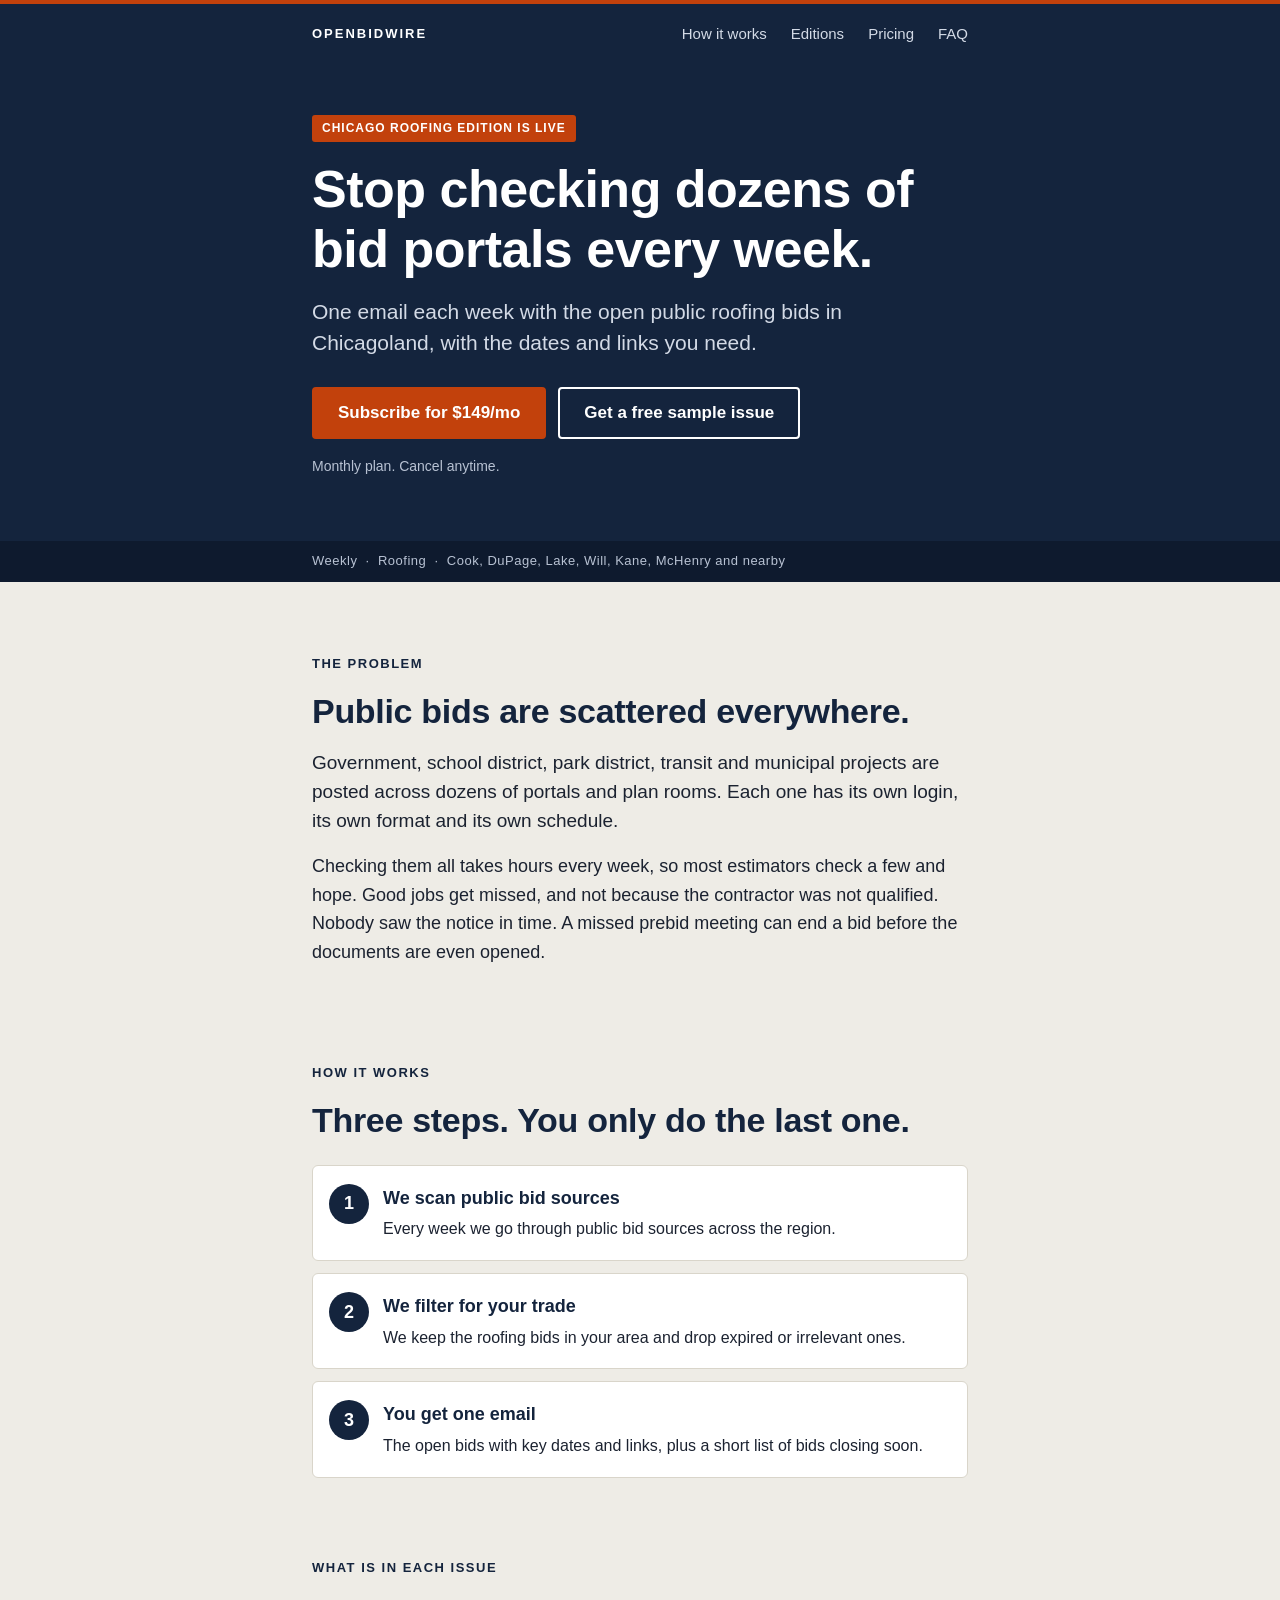
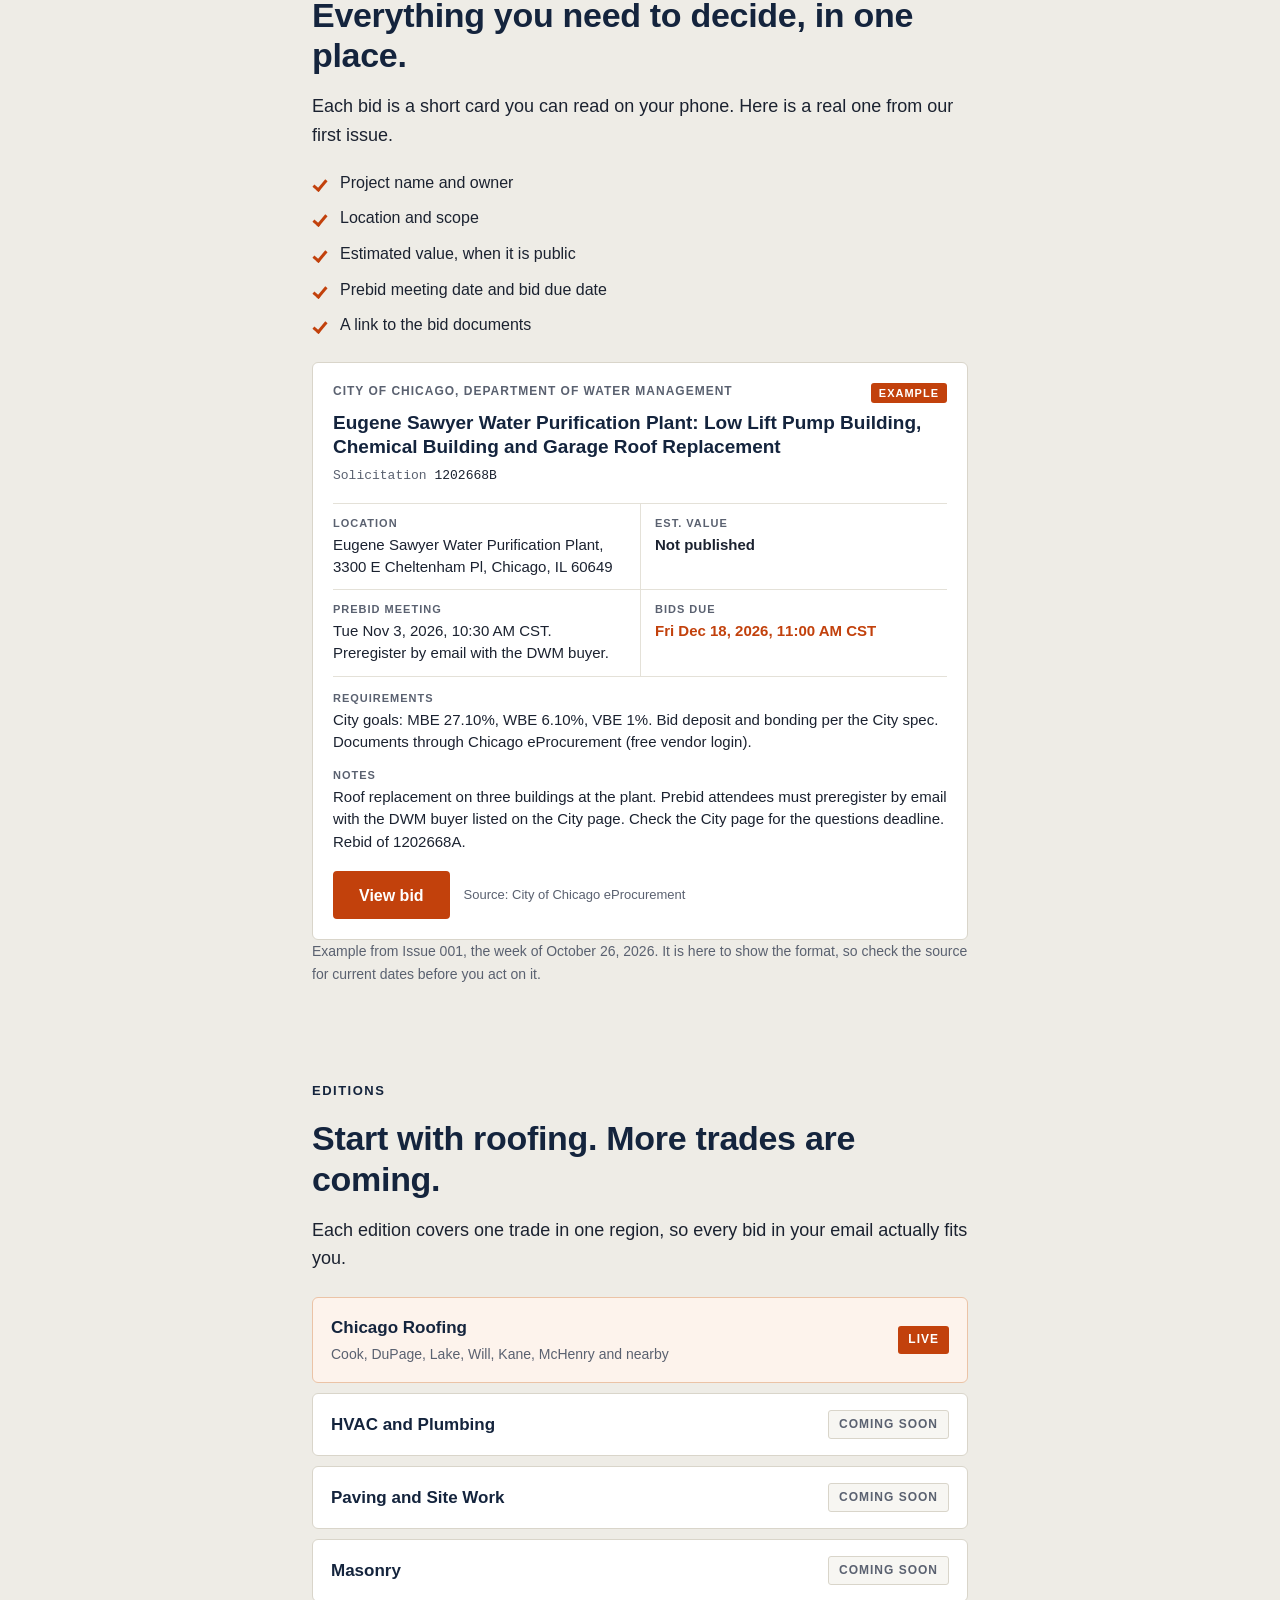
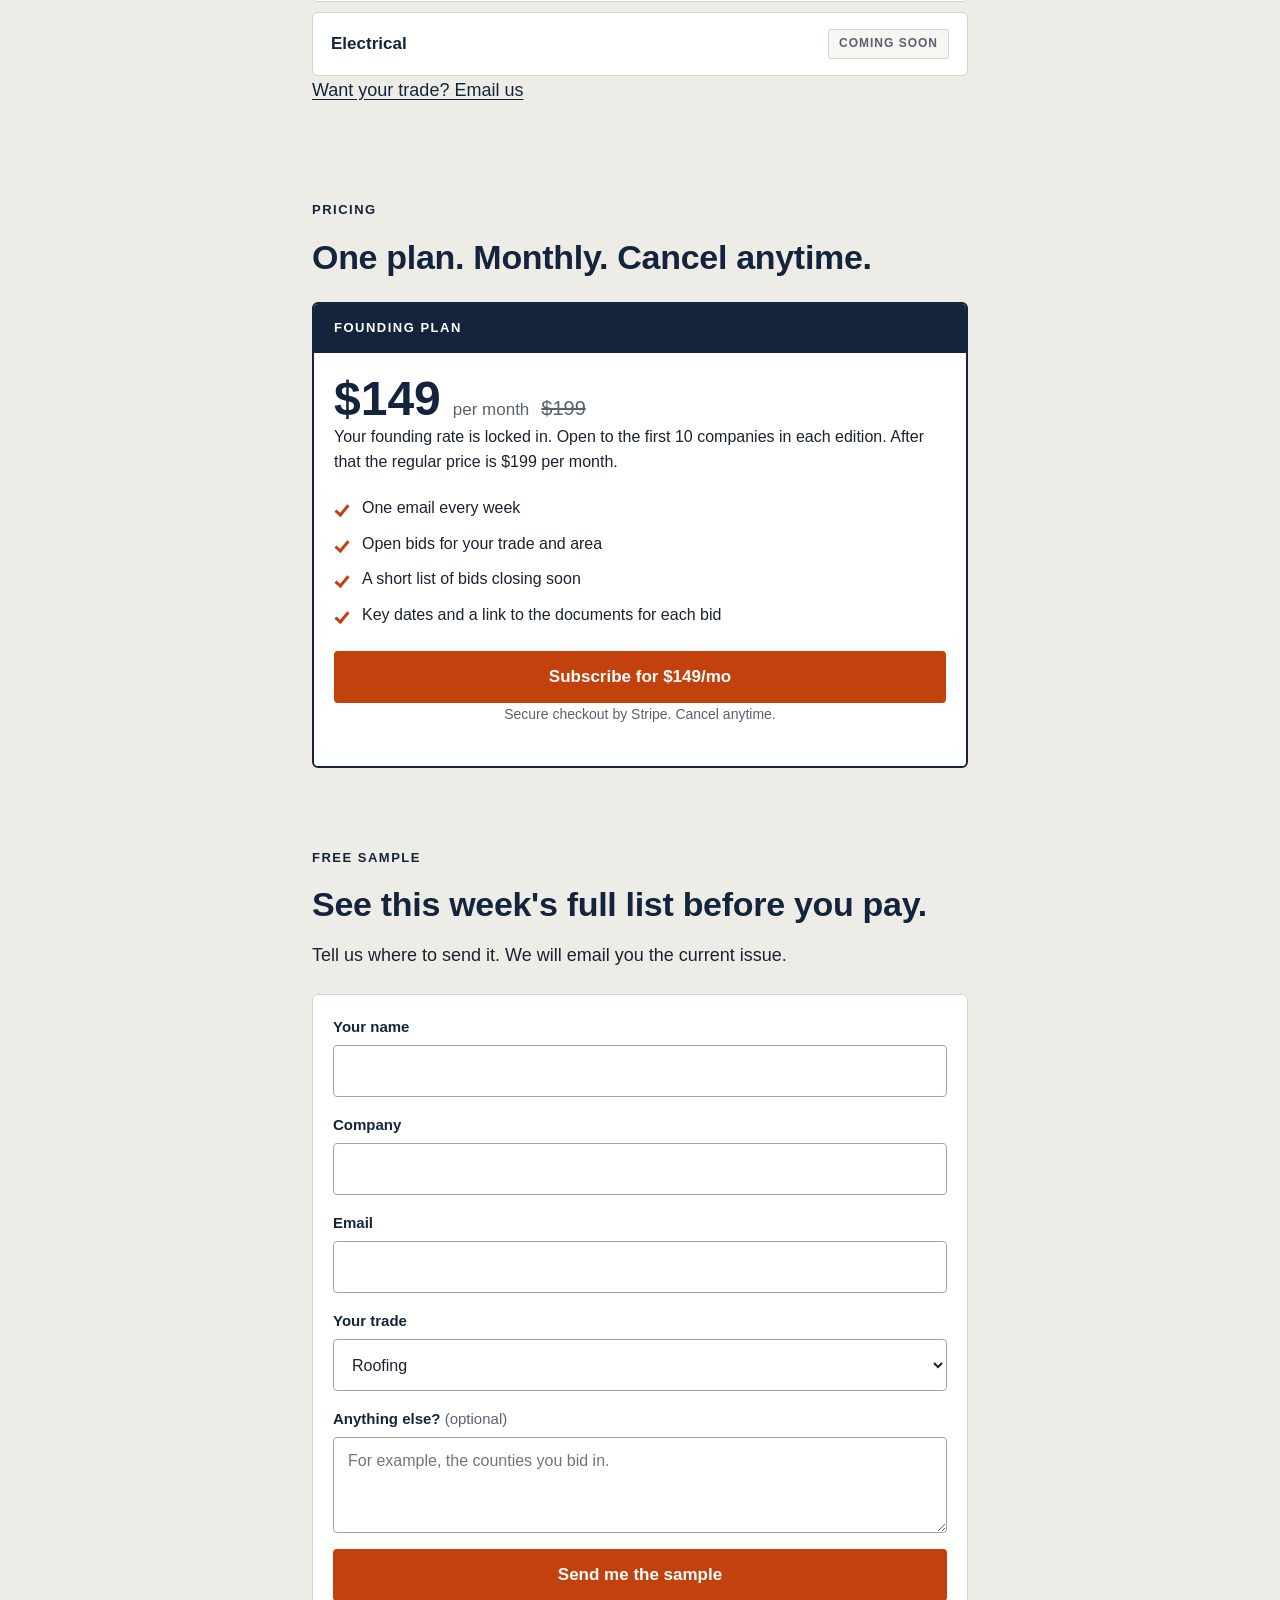
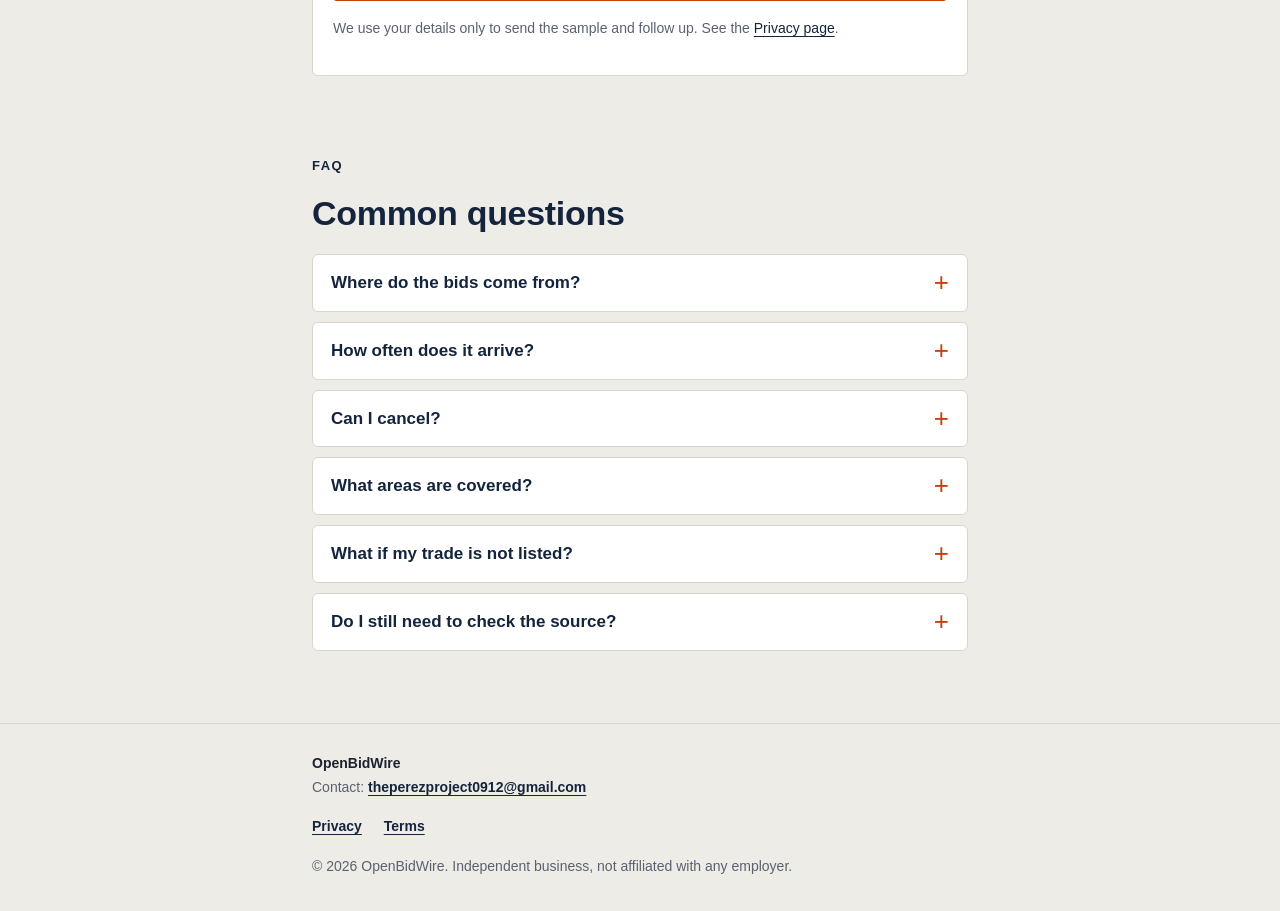
<file: index.html>
<!DOCTYPE html>
<html lang="en">
<head>
<meta charset="utf-8">
<meta name="viewport" content="width=device-width, initial-scale=1">
<title>OpenBidWire | Weekly public roofing bids in Chicagoland</title>
<meta name="description" content="One email every week with the open public roofing bids in Chicagoland. Project, owner, location, scope, key dates and a link to the bid documents.">
<meta name="theme-color" content="#14243D">
<link rel="canonical" href="https://edperez0.github.io/OpenBidWire/">

<meta property="og:type" content="website">
<meta property="og:site_name" content="OpenBidWire">
<meta property="og:title" content="OpenBidWire | Stop checking dozens of bid portals every week">
<meta property="og:description" content="One email every week with the open public roofing bids in Chicagoland, with the dates and links you need.">
<meta property="og:url" content="https://edperez0.github.io/OpenBidWire/">
<meta property="og:image" content="https://edperez0.github.io/OpenBidWire/og.png">
<meta property="og:image:width" content="1200">
<meta property="og:image:height" content="630">
<meta property="og:image:alt" content="OpenBidWire. Weekly public roofing bids in Chicagoland.">
<meta name="twitter:card" content="summary_large_image">
<meta name="twitter:title" content="OpenBidWire | Stop checking dozens of bid portals every week">
<meta name="twitter:description" content="One email every week with the open public roofing bids in Chicagoland, with the dates and links you need.">
<meta name="twitter:image" content="https://edperez0.github.io/OpenBidWire/og.png">

<link rel="icon" href="favicon.svg" type="image/svg+xml">
<link rel="apple-touch-icon" href="apple-touch-icon.png">
<link rel="stylesheet" href="styles.css">
</head>
<body>
<a class="skip-link" href="#main">Skip to content</a>

<header class="site-header">
  <div class="wrap">
    <a class="brand" href="#top" aria-label="OpenBidWire home">OpenBidWire</a>
    <nav class="site-nav" aria-label="Main">
      <a href="#how">How it works</a>
      <a href="#editions">Editions</a>
      <a href="#pricing">Pricing</a>
      <a href="#faq">FAQ</a>
    </nav>
    <a class="header-link" href="#sample">Free sample</a>
  </div>
</header>

<main id="main">
  <section class="hero" id="top">
    <div class="wrap">
      <p class="eyebrow">Chicago Roofing edition is live</p>
      <h1>Stop checking dozens of bid portals every week.</h1>
      <p class="subhead">One email each week with the open public roofing bids in Chicagoland, with the dates and links you need.</p>
      <div class="btn-row">
        <a class="btn" href="https://buy.stripe.com/14AdRa1mv3Zy5Ey1Ix3VC01" rel="noopener">Subscribe for $149/mo</a>
        <a class="btn btn-secondary" href="#sample">Get a free sample issue</a>
      </div>
      <p class="hero-note">Monthly plan. Cancel anytime.</p>
    </div>
  </section>
  <div class="hero-strip">
    <div class="wrap">Weekly &nbsp;&middot;&nbsp; Roofing &nbsp;&middot;&nbsp; Cook, DuPage, Lake, Will, Kane, McHenry and nearby</div>
  </div>

  <section class="section" id="problem">
    <div class="wrap">
      <p class="kicker">The problem</p>
      <h2>Public bids are scattered everywhere.</h2>
      <p class="lead">Government, school district, park district, transit and municipal projects are posted across dozens of portals and plan rooms. Each one has its own login, its own format and its own schedule.</p>
      <p>Checking them all takes hours every week, so most estimators check a few and hope. Good jobs get missed, and not because the contractor was not qualified. Nobody saw the notice in time. A missed prebid meeting can end a bid before the documents are even opened.</p>
    </div>
  </section>

  <section class="section" id="how">
    <div class="wrap">
      <p class="kicker">How it works</p>
      <h2>Three steps. You only do the last one.</h2>
      <ol class="steps">
        <li>
          <span class="step-num" aria-hidden="true">1</span>
          <div>
            <h3>We scan public bid sources</h3>
            <p>Every week we go through public bid sources across the region.</p>
          </div>
        </li>
        <li>
          <span class="step-num" aria-hidden="true">2</span>
          <div>
            <h3>We filter for your trade</h3>
            <p>We keep the roofing bids in your area and drop expired or irrelevant ones.</p>
          </div>
        </li>
        <li>
          <span class="step-num" aria-hidden="true">3</span>
          <div>
            <h3>You get one email</h3>
            <p>The open bids with key dates and links, plus a short list of bids closing soon.</p>
          </div>
        </li>
      </ol>
    </div>
  </section>

  <section class="section" id="issue">
    <div class="wrap">
      <p class="kicker">What is in each issue</p>
      <h2>Everything you need to decide, in one place.</h2>
      <p>Each bid is a short card you can read on your phone. Here is a real one from our first issue.</p>
      <ul class="checks">
        <li>Project name and owner</li>
        <li>Location and scope</li>
        <li>Estimated value, when it is public</li>
        <li>Prebid meeting date and bid due date</li>
        <li>A link to the bid documents</li>
      </ul>

      <article class="bid" aria-label="Example bid card">
        <div class="bid-top">
          <div class="bid-agency">City of Chicago, Department of Water Management</div>
          <span class="badge">Example</span>
        </div>
        <h3>Eugene Sawyer Water Purification Plant: Low Lift Pump Building, Chemical Building and Garage Roof Replacement</h3>
        <p class="bid-id">Solicitation <span>1202668B</span></p>
        <div class="bid-grid">
          <div class="bid-cell">
            <div class="label">Location</div>
            <div class="value">Eugene Sawyer Water Purification Plant, 3300 E Cheltenham Pl, Chicago, IL 60649</div>
          </div>
          <div class="bid-cell">
            <div class="label">Est. value</div>
            <div class="value strong">Not published</div>
          </div>
          <div class="bid-cell">
            <div class="label">Prebid meeting</div>
            <div class="value">Tue Nov 3, 2026, 10:30 AM CST. Preregister by email with the DWM buyer.</div>
          </div>
          <div class="bid-cell">
            <div class="label">Bids due</div>
            <div class="value due">Fri Dec 18, 2026, 11:00 AM CST</div>
          </div>
        </div>
        <div class="bid-block">
          <div class="label">Requirements</div>
          <div class="value">City goals: MBE 27.10%, WBE 6.10%, VBE 1%. Bid deposit and bonding per the City spec. Documents through Chicago eProcurement (free vendor login).</div>
        </div>
        <div class="bid-block">
          <div class="label">Notes</div>
          <div class="value">Roof replacement on three buildings at the plant. Prebid attendees must preregister by email with the DWM buyer listed on the City page. Check the City page for the questions deadline. Rebid of 1202668A.</div>
        </div>
        <div class="bid-foot">
          <a class="btn" href="https://webapps1.chicago.gov/vcsearch/city/solicitationdetails/-78343eprocurement" target="_blank" rel="noopener noreferrer">View bid</a>
          <span class="bid-source">Source: City of Chicago eProcurement</span>
        </div>
      </article>
      <p class="example-note">Example from Issue 001, the week of October 26, 2026. It is here to show the format, so check the source for current dates before you act on it.</p>
    </div>
  </section>

  <section class="section" id="editions">
    <div class="wrap">
      <p class="kicker">Editions</p>
      <h2>Start with roofing. More trades are coming.</h2>
      <p>Each edition covers one trade in one region, so every bid in your email actually fits you.</p>
      <ul class="editions">
        <li class="edition live">
          <div>
            <strong>Chicago Roofing</strong>
            <small>Cook, DuPage, Lake, Will, Kane, McHenry and nearby</small>
          </div>
          <span class="status live">Live</span>
        </li>
        <li class="edition">
          <div><strong>HVAC and Plumbing</strong></div>
          <span class="status soon">Coming soon</span>
        </li>
        <li class="edition">
          <div><strong>Paving and Site Work</strong></div>
          <span class="status soon">Coming soon</span>
        </li>
        <li class="edition">
          <div><strong>Masonry</strong></div>
          <span class="status soon">Coming soon</span>
        </li>
        <li class="edition">
          <div><strong>Electrical</strong></div>
          <span class="status soon">Coming soon</span>
        </li>
      </ul>
      <p class="editions-cta"><a href="#sample">Want your trade? Email us</a></p>
    </div>
  </section>

  <section class="section" id="pricing">
    <div class="wrap">
      <p class="kicker">Pricing</p>
      <h2>One plan. Monthly. Cancel anytime.</h2>
      <div class="price-card">
        <div class="price-head">Founding plan</div>
        <div class="price-body">
          <div class="price-line">
            <span class="price-now">$149</span>
            <span class="price-per">per month</span>
            <span class="price-was" aria-hidden="true">$199</span>
            <span class="visually-hidden">Regular price is $199 per month.</span>
          </div>
          <p class="price-sub">Your founding rate is locked in. Open to the first 10 companies in each edition. After that the regular price is $199 per month.</p>
          <ul class="checks">
            <li>One email every week</li>
            <li>Open bids for your trade and area</li>
            <li>A short list of bids closing soon</li>
            <li>Key dates and a link to the documents for each bid</li>
          </ul>
          <a class="btn btn-block" href="https://buy.stripe.com/14AdRa1mv3Zy5Ey1Ix3VC01" rel="noopener">Subscribe for $149/mo</a>
          <p class="price-fine">Secure checkout by Stripe. Cancel anytime.</p>
        </div>
      </div>
    </div>
  </section>

  <section class="section" id="sample">
    <div class="wrap">
      <p class="kicker">Free sample</p>
      <h2>See this week's full list before you pay.</h2>
      <p>Tell us where to send it. We will email you the current issue.</p>
      <div class="card form-card">
        <form id="sample-form" action="https://formspree.io/f/mkjjzkvl" method="POST">
          <input type="hidden" name="request_type" value="free_sample">
          <input type="hidden" name="_subject" value="OpenBidWire free sample request">
          <div class="trap" aria-hidden="true">
            <label for="website">Leave this field empty</label>
            <input type="text" id="website" name="_gotcha" tabindex="-1" autocomplete="off">
          </div>
          <div class="field">
            <label for="name">Your name</label>
            <input type="text" id="name" name="name" autocomplete="name" maxlength="100" required>
          </div>
          <div class="field">
            <label for="company">Company</label>
            <input type="text" id="company" name="company" autocomplete="organization" maxlength="120">
          </div>
          <div class="field">
            <label for="email">Email</label>
            <input type="email" id="email" name="email" autocomplete="email" inputmode="email" required>
          </div>
          <div class="field">
            <label for="trade">Your trade</label>
            <select id="trade" name="trade">
              <option value="Roofing">Roofing</option>
              <option value="HVAC and Plumbing">HVAC and Plumbing</option>
              <option value="Paving and Site Work">Paving and Site Work</option>
              <option value="Masonry">Masonry</option>
              <option value="Electrical">Electrical</option>
              <option value="Other">Other</option>
            </select>
          </div>
          <div class="field">
            <label for="message">Anything else? <span class="optional">(optional)</span></label>
            <textarea id="message" name="message" maxlength="2000" placeholder="For example, the counties you bid in."></textarea>
          </div>
          <button class="btn btn-block" type="submit">Send me the sample</button>
          <p class="form-status" id="form-status" role="status" aria-live="polite"></p>
          <p class="form-fine">We use your details only to send the sample and follow up. See the <a href="privacy.html">Privacy page</a>.</p>
        </form>
      </div>
    </div>
  </section>

  <section class="section" id="faq">
    <div class="wrap">
      <p class="kicker">FAQ</p>
      <h2>Common questions</h2>
      <div class="faq">
        <details>
          <summary>Where do the bids come from?</summary>
          <div class="answer"><p>From public postings by government, school district, park district, transit and municipal owners, and from the portals and plan rooms that publish them. Every bid links back to its source.</p></div>
        </details>
        <details>
          <summary>How often does it arrive?</summary>
          <div class="answer"><p>Once a week, by email.</p></div>
        </details>
        <details>
          <summary>Can I cancel?</summary>
          <div class="answer"><p>Yes, anytime. The plan is monthly and there is no contract.</p></div>
        </details>
        <details>
          <summary>What areas are covered?</summary>
          <div class="answer"><p>The Chicago Roofing edition covers Cook, DuPage, Lake, Will, Kane and McHenry counties and nearby.</p></div>
        </details>
        <details>
          <summary>What if my trade is not listed?</summary>
          <div class="answer"><p>Tell us. We are testing HVAC and Plumbing, Paving and Site Work, Masonry and Electrical next, and we add trades based on what contractors ask for. Use the <a href="#sample">form</a>, pick Other as your trade, and say what you bid in the message.</p></div>
        </details>
        <details>
          <summary>Do I still need to check the source?</summary>
          <div class="answer"><p>Yes. Bid details are summarized from public postings. Confirm dates, addenda and requirements on the source page before you bid.</p></div>
        </details>
      </div>
    </div>
  </section>
</main>

<footer class="site-footer">
  <div class="wrap">
    <div><strong>OpenBidWire</strong></div>
    <div>Contact: <a href="mailto:theperezproject0912@gmail.com">theperezproject0912@gmail.com</a></div>
    <div class="footer-links">
      <a href="privacy.html">Privacy</a>
      <a href="terms.html">Terms</a>
    </div>
    <div>&copy; <span id="year">2026</span> OpenBidWire. Independent business, not affiliated with any employer.</div>
  </div>
</footer>

<div class="sticky-cta">
  <a class="btn btn-secondary" href="#sample">Free sample</a>
  <a class="btn" href="https://buy.stripe.com/14AdRa1mv3Zy5Ey1Ix3VC01" rel="noopener">Subscribe $149/mo</a>
</div>

<script src="script.js" defer></script>
</body>
</html>
</file>
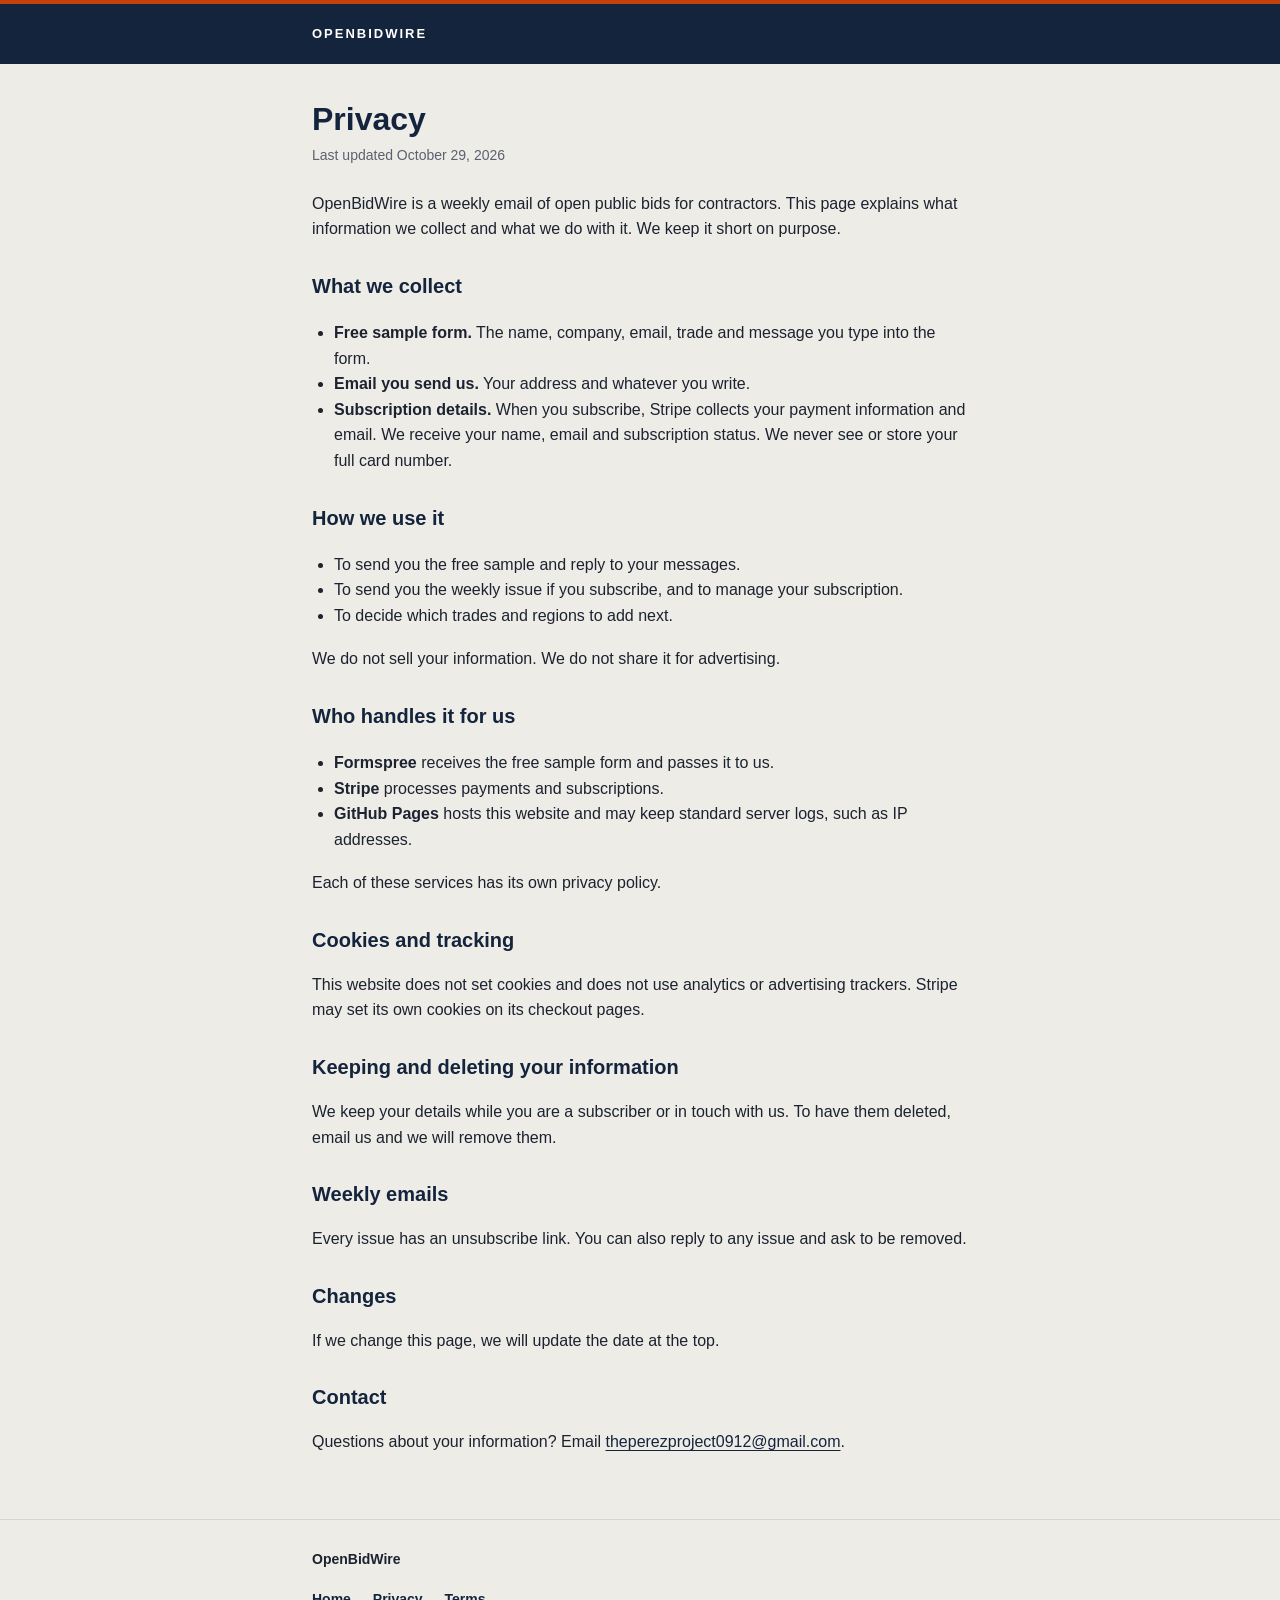
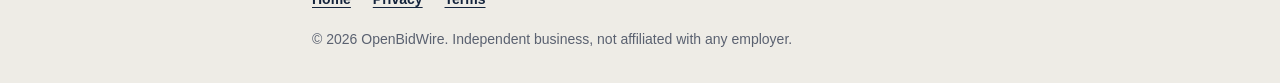
<file: privacy.html>
<!DOCTYPE html>
<html lang="en">
<head>
<meta charset="utf-8">
<meta name="viewport" content="width=device-width, initial-scale=1">
<title>Privacy | OpenBidWire</title>
<meta name="description" content="How OpenBidWire handles your information.">
<meta name="theme-color" content="#14243D">
<link rel="icon" href="favicon.svg" type="image/svg+xml">
<link rel="apple-touch-icon" href="apple-touch-icon.png">
<link rel="stylesheet" href="styles.css">
</head>
<body class="legal-page">
<header class="site-header">
  <div class="wrap">
    <a class="brand" href="./" aria-label="OpenBidWire home">OpenBidWire</a>
    <a class="header-link" href="./">Back to home</a>
  </div>
</header>

<main class="legal">
  <div class="wrap">
    <h1>Privacy</h1>
    <p class="updated">Last updated October 29, 2026</p>

    <p>OpenBidWire is a weekly email of open public bids for contractors. This page explains what information we collect and what we do with it. We keep it short on purpose.</p>

    <h2>What we collect</h2>
    <ul>
      <li><strong>Free sample form.</strong> The name, company, email, trade and message you type into the form.</li>
      <li><strong>Email you send us.</strong> Your address and whatever you write.</li>
      <li><strong>Subscription details.</strong> When you subscribe, Stripe collects your payment information and email. We receive your name, email and subscription status. We never see or store your full card number.</li>
    </ul>

    <h2>How we use it</h2>
    <ul>
      <li>To send you the free sample and reply to your messages.</li>
      <li>To send you the weekly issue if you subscribe, and to manage your subscription.</li>
      <li>To decide which trades and regions to add next.</li>
    </ul>
    <p>We do not sell your information. We do not share it for advertising.</p>

    <h2>Who handles it for us</h2>
    <ul>
      <li><strong>Formspree</strong> receives the free sample form and passes it to us.</li>
      <li><strong>Stripe</strong> processes payments and subscriptions.</li>
      <li><strong>GitHub Pages</strong> hosts this website and may keep standard server logs, such as IP addresses.</li>
    </ul>
    <p>Each of these services has its own privacy policy.</p>

    <h2>Cookies and tracking</h2>
    <p>This website does not set cookies and does not use analytics or advertising trackers. Stripe may set its own cookies on its checkout pages.</p>

    <h2>Keeping and deleting your information</h2>
    <p>We keep your details while you are a subscriber or in touch with us. To have them deleted, email us and we will remove them.</p>

    <h2>Weekly emails</h2>
    <p>Every issue has an unsubscribe link. You can also reply to any issue and ask to be removed.</p>

    <h2>Changes</h2>
    <p>If we change this page, we will update the date at the top.</p>

    <h2>Contact</h2>
    <p>Questions about your information? Email <a href="mailto:theperezproject0912@gmail.com">theperezproject0912@gmail.com</a>.</p>
  </div>
</main>

<footer class="site-footer">
  <div class="wrap">
    <div><strong>OpenBidWire</strong></div>
    <div class="footer-links">
      <a href="./">Home</a>
      <a href="privacy.html">Privacy</a>
      <a href="terms.html">Terms</a>
    </div>
    <div>&copy; <span id="year">2026</span> OpenBidWire. Independent business, not affiliated with any employer.</div>
  </div>
</footer>
<script src="script.js" defer></script>
</body>
</html>
</file>
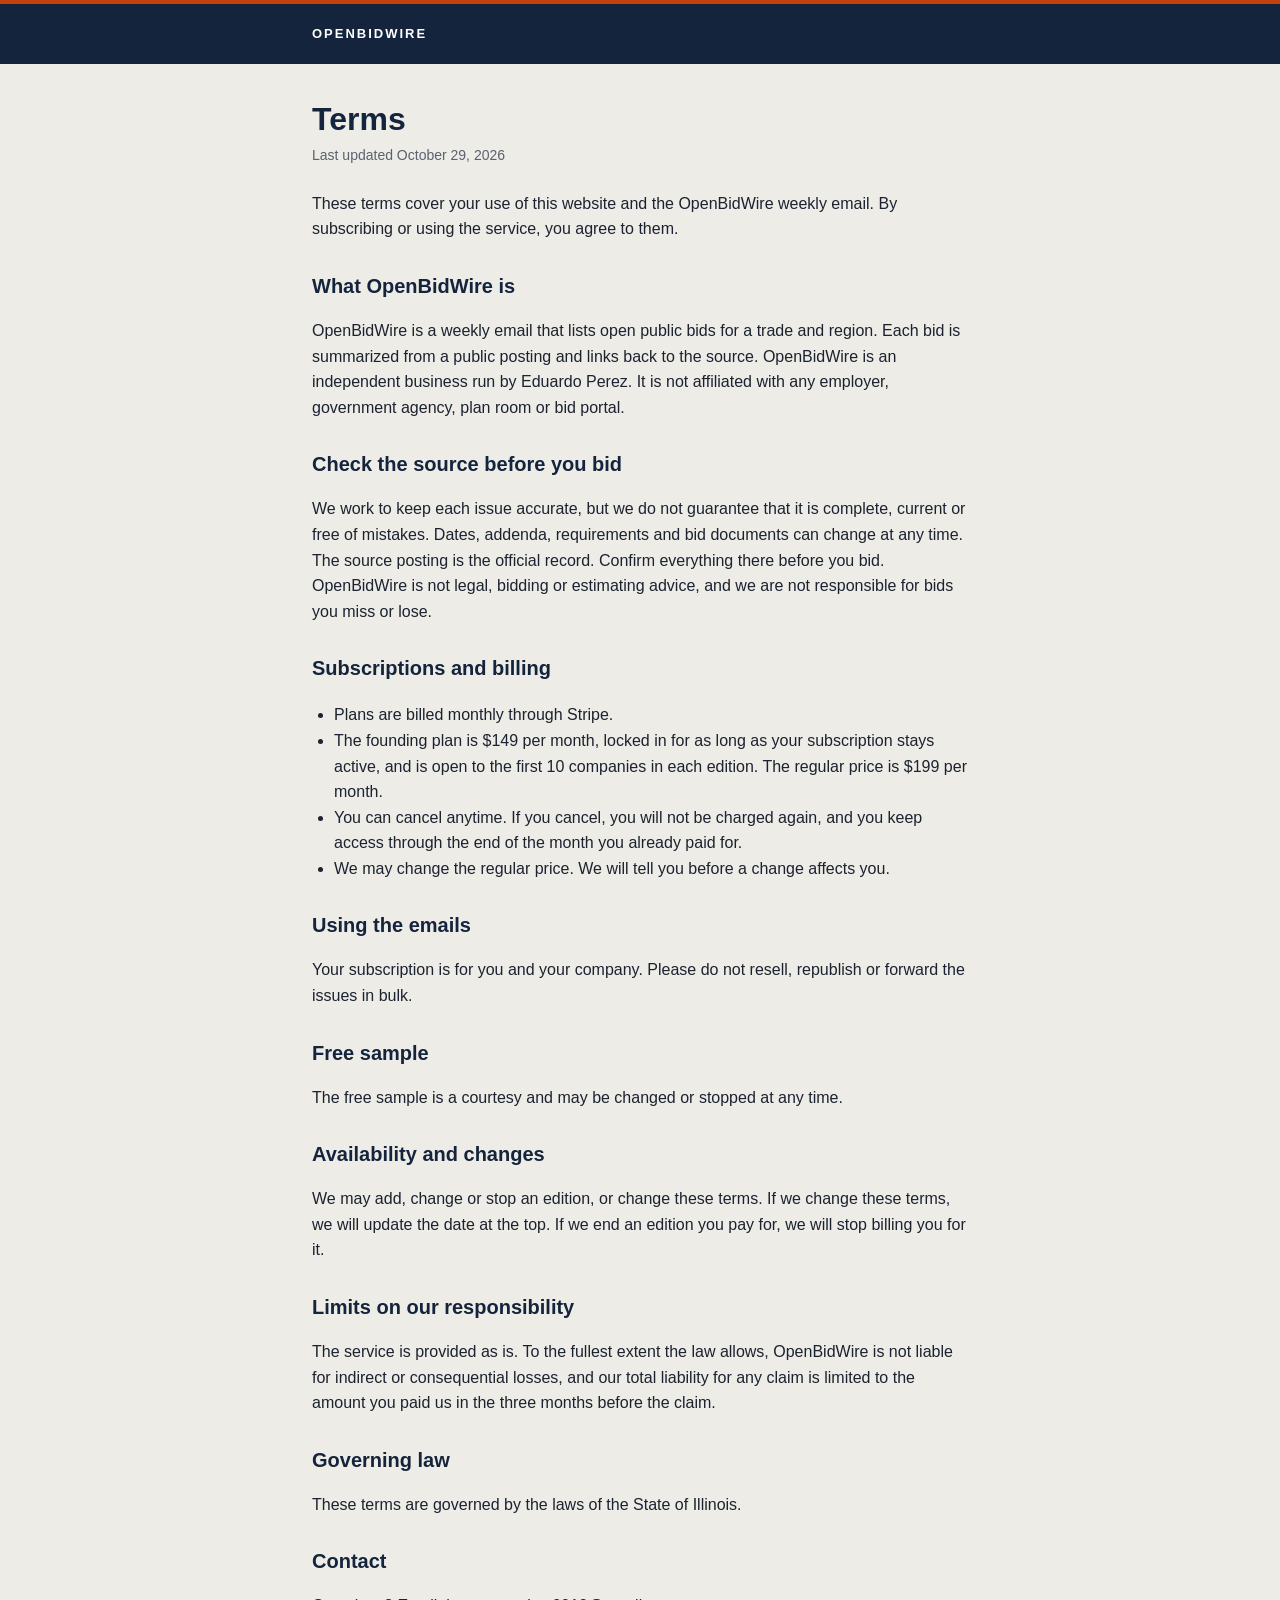
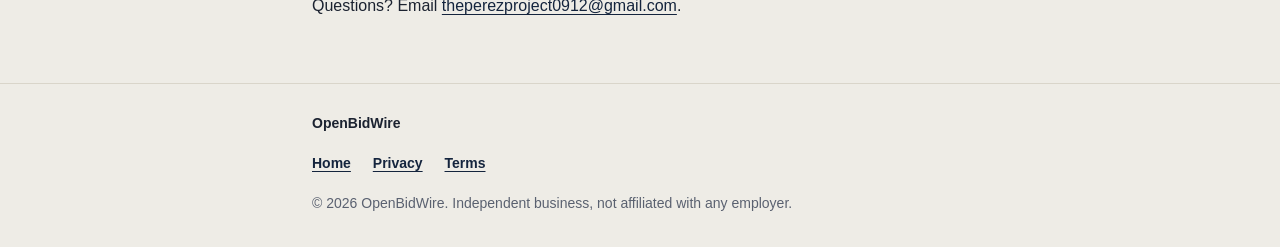
<file: terms.html>
<!DOCTYPE html>
<html lang="en">
<head>
<meta charset="utf-8">
<meta name="viewport" content="width=device-width, initial-scale=1">
<title>Terms | OpenBidWire</title>
<meta name="description" content="The terms for using OpenBidWire.">
<meta name="theme-color" content="#14243D">
<link rel="icon" href="favicon.svg" type="image/svg+xml">
<link rel="apple-touch-icon" href="apple-touch-icon.png">
<link rel="stylesheet" href="styles.css">
</head>
<body class="legal-page">
<header class="site-header">
  <div class="wrap">
    <a class="brand" href="./" aria-label="OpenBidWire home">OpenBidWire</a>
    <a class="header-link" href="./">Back to home</a>
  </div>
</header>

<main class="legal">
  <div class="wrap">
    <h1>Terms</h1>
    <p class="updated">Last updated October 29, 2026</p>

    <p>These terms cover your use of this website and the OpenBidWire weekly email. By subscribing or using the service, you agree to them.</p>

    <h2>What OpenBidWire is</h2>
    <p>OpenBidWire is a weekly email that lists open public bids for a trade and region. Each bid is summarized from a public posting and links back to the source. OpenBidWire is an independent business run by Eduardo Perez. It is not affiliated with any employer, government agency, plan room or bid portal.</p>

    <h2>Check the source before you bid</h2>
    <p>We work to keep each issue accurate, but we do not guarantee that it is complete, current or free of mistakes. Dates, addenda, requirements and bid documents can change at any time. The source posting is the official record. Confirm everything there before you bid. OpenBidWire is not legal, bidding or estimating advice, and we are not responsible for bids you miss or lose.</p>

    <h2>Subscriptions and billing</h2>
    <ul>
      <li>Plans are billed monthly through Stripe.</li>
      <li>The founding plan is $149 per month, locked in for as long as your subscription stays active, and is open to the first 10 companies in each edition. The regular price is $199 per month.</li>
      <li>You can cancel anytime. If you cancel, you will not be charged again, and you keep access through the end of the month you already paid for.</li>
      <li>We may change the regular price. We will tell you before a change affects you.</li>
    </ul>

    <h2>Using the emails</h2>
    <p>Your subscription is for you and your company. Please do not resell, republish or forward the issues in bulk.</p>

    <h2>Free sample</h2>
    <p>The free sample is a courtesy and may be changed or stopped at any time.</p>

    <h2>Availability and changes</h2>
    <p>We may add, change or stop an edition, or change these terms. If we change these terms, we will update the date at the top. If we end an edition you pay for, we will stop billing you for it.</p>

    <h2>Limits on our responsibility</h2>
    <p>The service is provided as is. To the fullest extent the law allows, OpenBidWire is not liable for indirect or consequential losses, and our total liability for any claim is limited to the amount you paid us in the three months before the claim.</p>

    <h2>Governing law</h2>
    <p>These terms are governed by the laws of the State of Illinois.</p>

    <h2>Contact</h2>
    <p>Questions? Email <a href="mailto:theperezproject0912@gmail.com">theperezproject0912@gmail.com</a>.</p>
  </div>
</main>

<footer class="site-footer">
  <div class="wrap">
    <div><strong>OpenBidWire</strong></div>
    <div class="footer-links">
      <a href="./">Home</a>
      <a href="privacy.html">Privacy</a>
      <a href="terms.html">Terms</a>
    </div>
    <div>&copy; <span id="year">2026</span> OpenBidWire. Independent business, not affiliated with any employer.</div>
  </div>
</footer>
<script src="script.js" defer></script>
</body>
</html>
</file>
<file: styles.css>
/* ==========================================================================
   OpenBidWire
   BRAND CONFIG: every color and font lives in this block.
   Values match the email template (brief.html and bid_card.html).
   Change them here and the whole site follows.
   ========================================================================== */
:root {
  /* Colors */
  --navy: #14243D;          /* header, hero, headings */
  --navy-deep: #0E1A2E;     /* strip under the hero */
  --accent: #C2410C;        /* the one accent color: buttons, due dates, badges */
  --accent-dark: #9A3412;   /* button hover */
  --accent-tint: #FDF3EC;   /* soft accent background */
  --accent-tint-border: #EBC3A6;
  --page: #EEECE6;          /* page background */
  --card: #FFFFFF;          /* card background */
  --chip: #F7F6F2;         /* light panels */
  --line: #D9D5CA;          /* card borders */
  --line-soft: #E4E1D8;     /* inner dividers */
  --ink: #1B2230;           /* body text */
  --muted: #5A6170;         /* labels, small text */
  --on-navy: #D3DAE6;       /* body text on navy */
  --on-navy-muted: #B8C2D3;

  /* Fonts */
  --font-sans: -apple-system, BlinkMacSystemFont, "Segoe UI", Roboto, Helvetica, Arial, sans-serif;
  --font-mono: ui-monospace, SFMono-Regular, Menlo, Consolas, "Liberation Mono", monospace;

  /* Layout */
  --radius: 6px;
  --column: 720px;
}

/* ==========================================================================
   Base (mobile first)
   ========================================================================== */
*, *::before, *::after { box-sizing: border-box; }

html {
  scroll-behavior: smooth;
  -webkit-text-size-adjust: 100%;
}
@media (prefers-reduced-motion: reduce) {
  html { scroll-behavior: auto; }
}

body {
  margin: 0;
  padding-bottom: 76px; /* room for the sticky bar on phones */
  background: var(--page);
  color: var(--ink);
  font-family: var(--font-sans);
  font-size: 17px;
  line-height: 1.6;
}

img, svg { max-width: 100%; height: auto; }

a { color: var(--navy); text-underline-offset: 3px; }
a:hover { color: var(--accent); }

:focus-visible {
  outline: 3px solid var(--accent);
  outline-offset: 3px;
  border-radius: 2px;
}

.skip-link {
  position: absolute;
  left: 8px;
  top: -60px;
  z-index: 100;
  padding: 10px 14px;
  background: var(--card);
  color: var(--navy);
  font-weight: 700;
}
.skip-link:focus { top: 8px; }

.visually-hidden {
  position: absolute;
  width: 1px;
  height: 1px;
  margin: -1px;
  padding: 0;
  overflow: hidden;
  clip: rect(0, 0, 0, 0);
  white-space: nowrap;
  border: 0;
}

.wrap {
  width: 100%;
  max-width: var(--column);
  margin: 0 auto;
  padding: 0 20px;
}

/* ==========================================================================
   Header and hero
   ========================================================================== */
.site-header {
  background: var(--navy);
  border-top: 4px solid var(--accent);
}
.site-header .wrap {
  display: flex;
  align-items: center;
  justify-content: space-between;
  gap: 16px;
  min-height: 60px;
}
.brand {
  color: #FFFFFF;
  font-size: 13px;
  font-weight: 700;
  letter-spacing: 2px;
  text-transform: uppercase;
  text-decoration: none;
}
.brand:hover { color: #FFFFFF; }
.site-nav { display: none; }
.site-nav a,
.header-link {
  color: var(--on-navy);
  font-size: 15px;
  text-decoration: none;
}
.site-nav a:hover,
.header-link:hover { color: #FFFFFF; text-decoration: underline; }
.header-link { font-weight: 600; padding: 12px 0; }

.hero {
  background: var(--navy);
  color: #FFFFFF;
  padding: 24px 0 44px;
}
.eyebrow {
  display: inline-block;
  margin: 0 0 18px;
  padding: 4px 10px;
  background: var(--accent);
  border-radius: 3px;
  color: #FFFFFF;
  font-size: 12px;
  font-weight: 700;
  letter-spacing: 1px;
  text-transform: uppercase;
}
.hero h1 {
  margin: 0;
  font-size: 36px;
  line-height: 1.15;
  font-weight: 700;
  letter-spacing: -0.5px;
}
.hero .subhead {
  margin: 16px 0 28px;
  color: var(--on-navy);
  font-size: 19px;
  line-height: 1.5;
}
.hero-note {
  margin: 16px 0 0;
  color: var(--on-navy-muted);
  font-size: 14px;
}
.hero-strip {
  background: var(--navy-deep);
  padding: 10px 0;
  color: var(--on-navy-muted);
  font-size: 13px;
  letter-spacing: 0.5px;
}

/* ==========================================================================
   Buttons
   ========================================================================== */
.btn-row {
  display: flex;
  flex-direction: column;
  gap: 12px;
}
.btn {
  display: inline-flex;
  align-items: center;
  justify-content: center;
  min-height: 52px;
  padding: 12px 24px;
  border: 2px solid var(--accent);
  border-radius: 4px;
  background: var(--accent);
  color: #FFFFFF;
  font-family: inherit;
  font-size: 17px;
  font-weight: 700;
  line-height: 1.2;
  text-align: center;
  text-decoration: none;
  cursor: pointer;
}
.btn:hover {
  background: var(--accent-dark);
  border-color: var(--accent-dark);
  color: #FFFFFF;
}
.btn-secondary {
  background: transparent;
  border-color: #FFFFFF;
  color: #FFFFFF;
}
.btn-secondary:hover {
  background: #FFFFFF;
  border-color: #FFFFFF;
  color: var(--navy);
}
.btn-block { width: 100%; }

/* ==========================================================================
   Sections
   ========================================================================== */
.section { padding: 48px 0 8px; scroll-margin-top: 8px; }
.section:last-of-type { padding-bottom: 48px; }

.kicker {
  margin: 0 0 8px;
  color: var(--navy);
  font-size: 13px;
  font-weight: 700;
  letter-spacing: 1.5px;
  text-transform: uppercase;
}
.section h2 {
  margin: 0 0 16px;
  color: var(--navy);
  font-size: 28px;
  line-height: 1.2;
  letter-spacing: -0.3px;
}
.section p { margin: 0 0 16px; }
.lead { font-size: 19px; line-height: 1.55; }

.card {
  background: var(--card);
  border: 1px solid var(--line);
  border-radius: var(--radius);
  padding: 20px;
}

/* Steps */
.steps {
  list-style: none;
  margin: 24px 0 0;
  padding: 0;
  display: grid;
  gap: 12px;
}
.steps li {
  display: grid;
  grid-template-columns: 40px 1fr;
  gap: 14px;
  align-items: start;
  background: var(--card);
  border: 1px solid var(--line);
  border-radius: var(--radius);
  padding: 18px 18px 18px 16px;
}
.step-num {
  display: flex;
  align-items: center;
  justify-content: center;
  width: 40px;
  height: 40px;
  border-radius: 50%;
  background: var(--navy);
  color: #FFFFFF;
  font-weight: 700;
}
.steps h3 { margin: 0 0 4px; color: var(--navy); font-size: 18px; }
.steps p { margin: 0; color: var(--ink); font-size: 16px; }

/* Checklist */
.checks {
  list-style: none;
  margin: 20px 0 0;
  padding: 0;
  display: grid;
  gap: 10px;
}
.checks li {
  position: relative;
  padding-left: 28px;
  font-size: 16px;
}
.checks li::before {
  content: "";
  position: absolute;
  left: 4px;
  top: 7px;
  width: 8px;
  height: 14px;
  border: solid var(--accent);
  border-width: 0 3px 3px 0;
  transform: rotate(40deg);
}

/* ==========================================================================
   Example bid card (mirrors bid_card.html in the email)
   ========================================================================== */
.bid {
  margin-top: 24px;
  background: var(--card);
  border: 1px solid var(--line);
  border-radius: var(--radius);
  overflow: hidden;
}
.bid-top {
  display: flex;
  align-items: flex-start;
  justify-content: space-between;
  gap: 10px;
  padding: 20px 20px 0;
}
.bid-agency {
  color: var(--muted);
  font-size: 12px;
  font-weight: 700;
  letter-spacing: 1px;
  line-height: 1.4;
  text-transform: uppercase;
}
.badge {
  flex: none;
  padding: 3px 8px;
  background: var(--accent);
  border-radius: 3px;
  color: #FFFFFF;
  font-size: 11px;
  font-weight: 700;
  letter-spacing: 1px;
  line-height: 14px;
  text-transform: uppercase;
}
.bid h3 {
  margin: 8px 20px 0;
  color: var(--navy);
  font-size: 19px;
  line-height: 1.3;
}
.section .bid-id {
  margin: 6px 20px 0;
  color: var(--muted);
  font-family: var(--font-mono);
  font-size: 13px;
}
.bid-id span { color: var(--ink); }
.bid-grid {
  display: grid;
  grid-template-columns: 1fr;
  margin: 16px 20px 0;
  border-top: 1px solid var(--line-soft);
}
.bid-cell {
  padding: 12px 0;
  border-bottom: 1px solid var(--line-soft);
}
.label {
  color: var(--muted);
  font-size: 11px;
  font-weight: 700;
  letter-spacing: 1px;
  line-height: 14px;
  text-transform: uppercase;
}
.value { padding-top: 4px; font-size: 15px; line-height: 1.45; }
.value.due { color: var(--accent); font-weight: 700; }
.value.strong { font-weight: 600; }
.bid-block { padding: 14px 20px 0; }
.bid-block .value { line-height: 1.5; }
.bid-foot {
  display: flex;
  flex-direction: column;
  align-items: flex-start;
  gap: 10px;
  padding: 18px 20px 20px;
}
.bid-foot .btn { min-height: 48px; font-size: 16px; }
.bid-source { color: var(--muted); font-size: 13px; }
.example-note {
  margin: 12px 0 0;
  color: var(--muted);
  font-size: 14px;
}

/* ==========================================================================
   Editions
   ========================================================================== */
.editions {
  list-style: none;
  margin: 24px 0 0;
  padding: 0;
  display: grid;
  gap: 10px;
}
.edition {
  display: flex;
  align-items: center;
  justify-content: space-between;
  gap: 12px;
  background: var(--card);
  border: 1px solid var(--line);
  border-radius: var(--radius);
  padding: 16px 18px;
}
.edition.live {
  background: var(--accent-tint);
  border-color: var(--accent-tint-border);
}
.edition strong { display: block; color: var(--navy); font-size: 17px; }
.edition small { display: block; margin-top: 2px; color: var(--muted); font-size: 14px; }
.status {
  flex: none;
  padding: 4px 10px;
  border-radius: 3px;
  font-size: 12px;
  font-weight: 700;
  letter-spacing: 1px;
  text-transform: uppercase;
}
.status.live { background: var(--accent); color: #FFFFFF; }
.status.soon { border: 1px solid var(--line); background: var(--chip); color: var(--muted); }
.editions-cta { margin-top: 20px; }

/* ==========================================================================
   Pricing
   ========================================================================== */
.price-card {
  margin-top: 24px;
  border: 2px solid var(--navy);
  border-radius: var(--radius);
  background: var(--card);
  overflow: hidden;
}
.price-head {
  background: var(--navy);
  padding: 14px 20px;
  color: #FFFFFF;
  font-size: 13px;
  font-weight: 700;
  letter-spacing: 1.5px;
  text-transform: uppercase;
}
.price-body { padding: 22px 20px 24px; }
.price-line {
  display: flex;
  flex-wrap: wrap;
  align-items: baseline;
  gap: 4px 12px;
}
.price-now { color: var(--navy); font-size: 48px; font-weight: 700; line-height: 1; }
.price-per { color: var(--muted); font-size: 17px; }
.price-was { color: var(--muted); font-size: 20px; text-decoration: line-through; }
.price-sub { margin: 10px 0 0; font-size: 16px; }
.price-card .checks { margin-bottom: 24px; }
.price-fine { margin: 14px 0 0; color: var(--muted); font-size: 14px; text-align: center; }

/* ==========================================================================
   Form
   ========================================================================== */
.form-card { margin-top: 24px; }
.field { margin-bottom: 16px; }
.field label {
  display: block;
  margin-bottom: 6px;
  color: var(--navy);
  font-size: 15px;
  font-weight: 700;
}
.field .optional { color: var(--muted); font-weight: 400; }
.field input,
.field select,
.field textarea {
  display: block;
  width: 100%;
  min-height: 52px;
  padding: 12px 14px;
  border: 1px solid #A9A59A;
  border-radius: 4px;
  background: #FFFFFF;
  color: var(--ink);
  font-family: inherit;
  font-size: 16px; /* 16px stops iPhone from zooming on focus */
  line-height: 1.4;
}
.field textarea { min-height: 96px; resize: vertical; }
.field input:focus,
.field select:focus,
.field textarea:focus {
  outline: 3px solid var(--accent);
  outline-offset: 1px;
  border-color: var(--accent);
}
.trap { position: absolute; left: -9999px; width: 1px; height: 1px; overflow: hidden; }
.form-status { margin: 14px 0 0; font-size: 16px; }
.form-status.ok {
  padding: 14px 16px;
  background: var(--accent-tint);
  border: 1px solid var(--accent-tint-border);
  border-radius: 4px;
  color: var(--ink);
  font-weight: 600;
}
.form-status.err { color: #9B1C1C; font-weight: 600; }
.form-fine { margin: 14px 0 0; color: var(--muted); font-size: 14px; }

/* ==========================================================================
   FAQ
   ========================================================================== */
.faq { margin-top: 20px; display: grid; gap: 10px; }
.faq details {
  background: var(--card);
  border: 1px solid var(--line);
  border-radius: var(--radius);
}
.faq summary {
  position: relative;
  padding: 16px 48px 16px 18px;
  color: var(--navy);
  font-size: 17px;
  font-weight: 700;
  line-height: 1.4;
  list-style: none;
  cursor: pointer;
}
.faq summary::-webkit-details-marker { display: none; }
.faq summary::after {
  content: "+";
  position: absolute;
  right: 18px;
  top: 12px;
  color: var(--accent);
  font-size: 26px;
  font-weight: 400;
  line-height: 1.2;
}
.faq details[open] summary::after { content: "\2212"; }
.faq .answer { padding: 0 18px 16px; font-size: 16px; }
.faq .answer p { margin: 0; }

/* ==========================================================================
   Footer
   ========================================================================== */
.site-footer {
  margin-top: 24px;
  padding: 28px 0 32px;
  border-top: 1px solid var(--line);
  color: var(--muted);
  font-size: 14px;
  line-height: 1.7;
}
.site-footer strong { color: var(--ink); }
.site-footer a { color: var(--navy); font-weight: 600; }
.footer-links { margin: 10px 0; }
.footer-links a { display: inline-block; margin-right: 18px; padding: 6px 0; }

/* ==========================================================================
   Sticky bar for phones
   ========================================================================== */
.sticky-cta {
  position: fixed;
  left: 0;
  right: 0;
  bottom: 0;
  z-index: 50;
  display: flex;
  gap: 8px;
  padding: 10px 12px calc(10px + env(safe-area-inset-bottom));
  background: var(--navy);
  border-top: 3px solid var(--accent);
}
.js-sticky .sticky-cta {
  transform: translateY(100%);
  visibility: hidden;
  transition: transform 0.2s ease, visibility 0s linear 0.2s;
}
.js-sticky .sticky-cta.visible {
  transform: none;
  visibility: visible;
  transition: transform 0.2s ease;
}
@media (prefers-reduced-motion: reduce) {
  .js-sticky .sticky-cta,
  .js-sticky .sticky-cta.visible { transition: none; }
}
.sticky-cta .btn {
  flex: 1;
  min-height: 48px;
  padding: 10px 8px;
  font-size: 15px;
}

/* ==========================================================================
   Legal pages
   ========================================================================== */
.legal { padding: 36px 0 24px; }
.legal h1 { margin: 0 0 6px; color: var(--navy); font-size: 32px; line-height: 1.2; }
.legal .updated { margin: 0 0 24px; color: var(--muted); font-size: 14px; }
.legal h2 { margin: 28px 0 8px; color: var(--navy); font-size: 20px; }
.legal p, .legal li { font-size: 16px; }
.legal ul { padding-left: 22px; }
body.legal-page { padding-bottom: 0; }

/* ==========================================================================
   Larger screens
   ========================================================================== */
@media (min-width: 760px) {
  body { padding-bottom: 0; font-size: 18px; }
  .wrap { padding: 0 32px; }
  .site-nav { display: flex; gap: 24px; }
  .header-link { display: none; }
  .hero { padding: 48px 0 64px; }
  .hero h1 { font-size: 52px; }
  .hero .subhead { font-size: 21px; max-width: 34em; }
  .btn-row { flex-direction: row; }
  .section { padding-top: 72px; }
  .section h2 { font-size: 34px; }
  .bid-grid { grid-template-columns: 1fr 1fr; }
  .bid-cell:nth-child(odd) { padding-right: 14px; }
  .bid-cell:nth-child(even) { padding-left: 14px; border-left: 1px solid var(--line-soft); }
  .bid-foot { flex-direction: row; align-items: center; gap: 14px; }
  .sticky-cta { display: none; }
}
</file>
